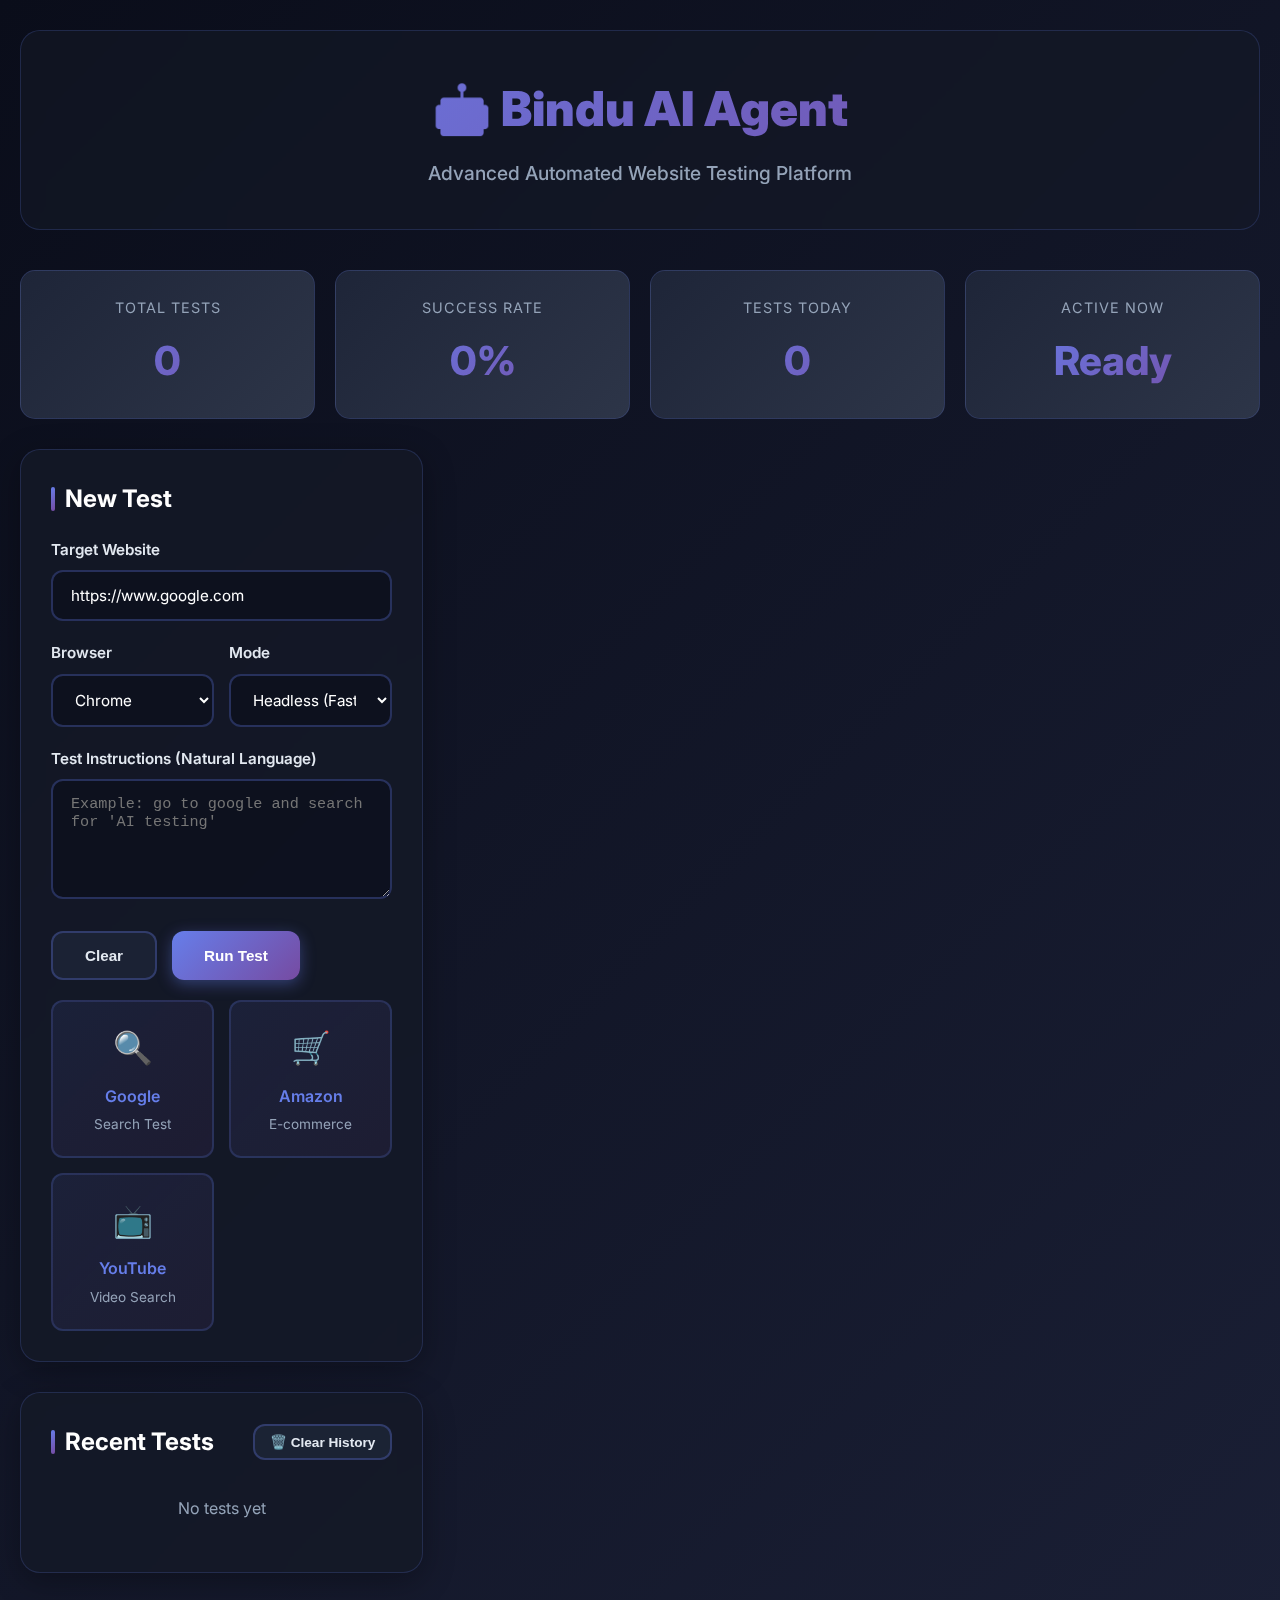
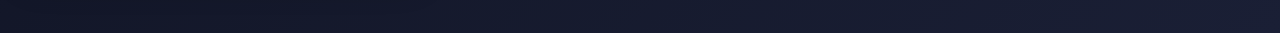
<file: templates/dashboard_advanced.html>
<!DOCTYPE html>
<html lang="en">
<head>
    <meta charset="UTF-8">
    <meta name="viewport" content="width=device-width, initial-scale=1.0">
    <title>auto QA agent - Advanced Testing Dashboard</title>
    <link href="https://fonts.googleapis.com/css2?family=Inter:wght@300;400;500;600;700;800&display=swap" rel="stylesheet">
    <style>
        * {
            margin: 0;
            padding: 0;
            box-sizing: border-box;
        }

        body {
            font-family: 'Inter', -apple-system, BlinkMacSystemFont, sans-serif;
            background: linear-gradient(135deg, #0a0d1a 0%, #1a1f35 100%);
            color: #ffffff;
            line-height: 1.6;
            min-height: 100vh;
        }

        /* Animated Background */
        .bg-animation {
            position: fixed;
            top: 0;
            left: 0;
            width: 100%;
            height: 100%;
            z-index: -1;
            opacity: 0.3;
        }

        .container {
            max-width: 1600px;
            margin: 0 auto;
            padding: 30px 20px;
        }

        /* Header */
        .header {
            text-align: center;
            margin-bottom: 40px;
            padding: 40px 20px;
            background: rgba(20, 25, 39, 0.6);
            backdrop-filter: blur(10px);
            border-radius: 20px;
            border: 1px solid rgba(102, 126, 234, 0.2);
        }

        .header h1 {
            font-size: 3rem;
            font-weight: 900;
            background: linear-gradient(135deg, #667eea 0%, #764ba2 100%);
            -webkit-background-clip: text;
            -webkit-text-fill-color: transparent;
            margin-bottom: 10px;
            animation: glow 2s ease-in-out infinite alternate;
        }

        @keyframes glow {
            from { filter: drop-shadow(0 0 20px rgba(102, 126, 234, 0.5)); }
            to { filter: drop-shadow(0 0 40px rgba(118, 75, 162, 0.8)); }
        }

        .header p {
            color: #94a3b8;
            font-size: 1.2rem;
            font-weight: 500;
        }

        /* Stats Bar */
        .stats-bar {
            display: grid;
            grid-template-columns: repeat(auto-fit, minmax(200px, 1fr));
            gap: 20px;
            margin-bottom: 30px;
        }

        .stat-box {
            background: linear-gradient(135deg, #1e2538 0%, #2d3548 100%);
            padding: 25px;
            border-radius: 15px;
            text-align: center;
            border: 1px solid rgba(102, 126, 234, 0.2);
            transition: all 0.3s;
        }

        .stat-box:hover {
            transform: translateY(-5px);
            box-shadow: 0 10px 30px rgba(102, 126, 234, 0.3);
        }

        .stat-label {
            color: #94a3b8;
            font-size: 0.9rem;
            text-transform: uppercase;
            letter-spacing: 1px;
            margin-bottom: 10px;
        }

        .stat-value {
            font-size: 2.5rem;
            font-weight: 800;
            background: linear-gradient(135deg, #667eea, #764ba2);
            -webkit-background-clip: text;
            -webkit-text-fill-color: transparent;
        }

        /* Main Grid */
        .main-grid {
            display: grid;
            grid-template-columns: 1fr 2fr;
            gap: 30px;
            margin-bottom: 30px;
        }

        /* Card Styles */
        .card {
            background: rgba(20, 25, 39, 0.8);
            backdrop-filter: blur(10px);
            border-radius: 20px;
            padding: 30px;
            border: 1px solid rgba(102, 126, 234, 0.2);
            box-shadow: 0 8px 32px rgba(0, 0, 0, 0.3);
        }

        .card-title {
            font-size: 1.5rem;
            font-weight: 700;
            margin-bottom: 20px;
            color: #fff;
            display: flex;
            align-items: center;
            gap: 10px;
        }

        .card-title::before {
            content: '';
            width: 4px;
            height: 24px;
            background: linear-gradient(135deg, #667eea, #764ba2);
            border-radius: 2px;
        }

        /* Form Styles */
        .form-group {
            margin-bottom: 20px;
        }

        .form-label {
            display: block;
            font-weight: 600;
            margin-bottom: 8px;
            color: #e2e8f0;
            font-size: 0.95rem;
        }

        .form-input, .form-select, .form-textarea {
            width: 100%;
            padding: 14px 18px;
            background: rgba(10, 13, 26, 0.6);
            border: 2px solid rgba(102, 126, 234, 0.3);
            border-radius: 12px;
            color: #fff;
            font-size: 0.95rem;
            font-family: inherit;
            transition: all 0.3s;
        }

        .form-input:focus, .form-select:focus, .form-textarea:focus {
            outline: none;
            border-color: #667eea;
            background: rgba(10, 13, 26, 0.8);
            box-shadow: 0 0 0 4px rgba(102, 126, 234, 0.1);
        }

        .form-textarea {
            min-height: 120px;
            resize: vertical;
            font-family: 'Consolas', 'Monaco', monospace;
        }

        .form-row {
            display: grid;
            grid-template-columns: 1fr 1fr;
            gap: 15px;
        }

        /* Buttons */
        .btn {
            padding: 14px 32px;
            border-radius: 12px;
            font-weight: 600;
            font-size: 0.95rem;
            cursor: pointer;
            border: none;
            transition: all 0.3s;
            display: inline-flex;
            align-items: center;
            justify-content: center;
            gap: 10px;
        }

        .btn-primary {
            background: linear-gradient(135deg, #667eea, #764ba2);
            color: white;
            box-shadow: 0 4px 15px rgba(102, 126, 234, 0.4);
        }

        .btn-primary:hover {
            transform: translateY(-3px);
            box-shadow: 0 8px 25px rgba(102, 126, 234, 0.6);
        }

        .btn-primary:disabled {
            opacity: 0.5;
            cursor: not-allowed;
            transform: none;
        }

        .btn-secondary {
            background: rgba(30, 37, 56, 0.8);
            color: #e2e8f0;
            border: 2px solid rgba(102, 126, 234, 0.3);
        }

        .btn-secondary:hover {
            background: rgba(102, 126, 234, 0.2);
            border-color: #667eea;
        }

        .form-actions {
            display: flex;
            gap: 15px;
            margin-top: 25px;
        }

        /* Quick Actions */
        .quick-actions {
            display: grid;
            grid-template-columns: repeat(auto-fit, minmax(150px, 1fr));
            gap: 15px;
            margin-top: 20px;
        }

        .quick-action {
            background: linear-gradient(135deg, rgba(102, 126, 234, 0.1), rgba(118, 75, 162, 0.1));
            padding: 20px;
            border-radius: 12px;
            cursor: pointer;
            border: 2px solid rgba(102, 126, 234, 0.2);
            transition: all 0.3s;
            text-align: center;
        }

        .quick-action:hover {
            transform: translateY(-5px);
            border-color: #667eea;
            box-shadow: 0 8px 20px rgba(102, 126, 234, 0.3);
        }

        .quick-action-icon {
            font-size: 2rem;
            margin-bottom: 10px;
        }

        .quick-action-title {
            font-weight: 600;
            color: #667eea;
            margin-bottom: 5px;
        }

        .quick-action-desc {
            font-size: 0.85rem;
            color: #94a3b8;
        }

        /* Test History */
        .history-list {
            max-height: 400px;
            overflow-y: auto;
        }

        .history-item {
            background: rgba(30, 37, 56, 0.6);
            padding: 15px;
            border-radius: 10px;
            margin-bottom: 10px;
            border-left: 4px solid #667eea;
            cursor: pointer;
            transition: all 0.3s;
        }

        .history-item:hover {
            background: rgba(102, 126, 234, 0.2);
            transform: translateX(5px);
        }

        .history-item.success {
            border-left-color: #10b981;
        }

        .history-item.failed {
            border-left-color: #ef4444;
        }

        .history-time {
            font-size: 0.8rem;
            color: #94a3b8;
        }

        .history-url {
            font-weight: 600;
            color: #e2e8f0;
            margin: 5px 0;
        }

        .history-result {
            font-size: 0.85rem;
            color: #94a3b8;
        }

        /* Results Section */
        .results {
            display: none;
        }

        .results.show {
            display: block;
        }

        .results-grid {
            display: grid;
            grid-template-columns: repeat(auto-fit, minmax(200px, 1fr));
            gap: 20px;
            margin-bottom: 30px;
        }

        .result-card {
            background: linear-gradient(135deg, #1e2538, #2d3548);
            border: 2px solid rgba(102, 126, 234, 0.3);
            border-radius: 15px;
            padding: 25px;
            text-align: center;
            transition: all 0.3s;
        }

        .result-card.success {
            border-color: #10b981;
            background: linear-gradient(135deg, rgba(16, 185, 129, 0.1), rgba(16, 185, 129, 0.05));
        }

        .result-card.error {
            border-color: #ef4444;
            background: linear-gradient(135deg, rgba(239, 68, 68, 0.1), rgba(239, 68, 68, 0.05));
        }

        .result-label {
            font-size: 0.85rem;
            color: #94a3b8;
            text-transform: uppercase;
            letter-spacing: 0.5px;
            margin-bottom: 10px;
        }

        #codeContent {
            transition: max-height 0.4s ease;
            overflow: hidden;
        }

        #codeSection pre {
            scrollbar-width: thin;
            scrollbar-color: #667eea #0a0d1a;
        }

        #codeSection pre::-webkit-scrollbar {
            width: 8px;
        }

        #codeSection pre::-webkit-scrollbar-track {
            background: #0a0d1a;
        }

        #codeSection pre::-webkit-scrollbar-thumb {
            background: #667eea;
            border-radius: 4px;
        }

        #codeSection pre::-webkit-scrollbar-thumb:hover {
            background: #7c8ef6;
        }

        .result-value {
            font-size: 3rem;
            font-weight: 800;
            color: #fff;
        }

        .result-card.success .result-value {
            color: #10b981;
        }

        .result-card.error .result-value {
            color: #ef4444;
        }

        /* Loading */
        .loading {
            display: none;
            text-align: center;
            padding: 80px 20px;
        }

        .loading.show {
            display: block;
        }

        .spinner {
            width: 80px;
            height: 80px;
            border: 6px solid rgba(102, 126, 234, 0.2);
            border-top-color: #667eea;
            border-radius: 50%;
            animation: spin 1s linear infinite;
            margin: 0 auto 30px;
        }

        @keyframes spin {
            to { transform: rotate(360deg); }
        }

        .loading-text {
            color: #94a3b8;
            font-size: 1.3rem;
            font-weight: 600;
        }

        /* Scrollbar */
        ::-webkit-scrollbar {
            width: 10px;
        }

        ::-webkit-scrollbar-track {
            background: rgba(10, 13, 26, 0.5);
        }

        ::-webkit-scrollbar-thumb {
            background: rgba(102, 126, 234, 0.5);
            border-radius: 5px;
        }

        ::-webkit-scrollbar-thumb:hover {
            background: rgba(102, 126, 234, 0.8);
        }

        @media (max-width: 1024px) {
            .main-grid {
                grid-template-columns: 1fr;
            }
        }

        @media (max-width: 768px) {
            .header h1 {
                font-size: 2rem;
            }

            .form-row {
                grid-template-columns: 1fr;
            }
        }
    </style>
</head>
<body>
    <div class="bg-animation"></div>
    
    <div class="container">
        <!-- Header -->
        <div class="header">
            <h1>🤖 Bindu AI Agent</h1>
            <p>Advanced Automated Website Testing Platform</p>
        </div>

        <!-- Stats Bar -->
        <div class="stats-bar">
            <div class="stat-box">
                <div class="stat-label">Total Tests</div>
                <div class="stat-value" id="totalTests">0</div>
            </div>
            <div class="stat-box">
                <div class="stat-label">Success Rate</div>
                <div class="stat-value" id="avgSuccess">0%</div>
            </div>
            <div class="stat-box">
                <div class="stat-label">Tests Today</div>
                <div class="stat-value" id="testsToday">0</div>
            </div>
            <div class="stat-box">
                <div class="stat-label">Active Now</div>
                <div class="stat-value" id="activeStatus">Ready</div>
            </div>
        </div>

        <!-- Main Grid -->
        <div class="main-grid" id="mainGrid">
            <!-- Left Column - Test Form & History -->
            <div>
                <!-- Test Form Card -->
                <div class="card" id="testFormCard">
                    <h2 class="card-title">New Test</h2>
                    
                    <form id="testForm">
                        <div class="form-group">
                            <label class="form-label">Target Website</label>
                            <input 
                                type="text" 
                                id="url" 
                                class="form-input" 
                                placeholder="https://www.google.com"
                                value="https://www.google.com"
                                required
                            />
                        </div>

                        <div class="form-row">
                            <div class="form-group">
                                <label class="form-label">Browser</label>
                                <select id="browser" class="form-select">
                                    <option value="chromium">Chrome</option>
                                    <option value="firefox">Firefox</option>
                                    <option value="webkit">Safari</option>
                                </select>
                            </div>

                            <div class="form-group">
                                <label class="form-label">Mode</label>
                                <select id="mode" class="form-select">
                                    <option value="headless">Headless (Fast)</option>
                                    <option value="visible">Visible (Watch)</option>
                                </select>
                            </div>
                        </div>

                        <div class="form-group">
                            <label class="form-label">Test Instructions (Natural Language)</label>
                            <textarea 
                                id="instruction" 
                                class="form-textarea" 
                                placeholder="Example: go to google and search for 'AI testing'"
                                required
                            ></textarea>
                        </div>

                        <div class="form-actions">
                            <button type="button" class="btn btn-secondary" onclick="clearForm()">Clear</button>
                            <button type="submit" class="btn btn-primary" id="runBtn">
                                <span>Run Test</span>
                            </button>
                        </div>
                    </form>

                    <!-- Quick Actions -->
                    <div class="quick-actions">
                        <div class="quick-action" onclick="loadQuick('google')">
                            <div class="quick-action-icon">🔍</div>
                            <div class="quick-action-title">Google</div>
                            <div class="quick-action-desc">Search Test</div>
                        </div>
                        <div class="quick-action" onclick="loadQuick('amazon')">
                            <div class="quick-action-icon">🛒</div>
                            <div class="quick-action-title">Amazon</div>
                            <div class="quick-action-desc">E-commerce</div>
                        </div>
                        <div class="quick-action" onclick="loadQuick('youtube')">
                            <div class="quick-action-icon">📺</div>
                            <div class="quick-action-title">YouTube</div>
                            <div class="quick-action-desc">Video Search</div>
                        </div>
                    </div>
                </div>

                <!-- Test History Card -->
                <div class="card" style="margin-top: 30px;">
                    <div style="display: flex; justify-content: space-between; align-items: center; margin-bottom: 15px;">
                        <h2 class="card-title" style="margin: 0;">Recent Tests</h2>
                        <button class="btn btn-secondary" onclick="clearHistory()" style="padding: 8px 15px; font-size: 0.85rem;">
                            🗑️ Clear History
                        </button>
                    </div>
                    <div class="history-list" id="historyList">
                        <p style="color: #94a3b8; text-align: center; padding: 20px;">No tests yet</p>
                    </div>
                </div>
            </div>

            <!-- Right Column - Results -->
            <div>
                <!-- Loading -->
                <div id="loading" class="loading card">
                    <div class="spinner"></div>
                    <div class="loading-text" id="loadingText">AI Agent is working...</div>
                </div>

                <!-- Results -->
                <div id="results" class="results">
                    <button class="btn btn-secondary" onclick="showForm()" style="margin-bottom: 20px;">← New Test</button>
                    
                    <div class="card">
                        <h2 class="card-title">Test Results</h2>
                        
                        <div class="results-grid" id="resultsGrid">
                            <!-- Results will be inserted here -->
                        </div>

                        <div id="testDetails" style="margin-top: 30px;">
                            <!-- Details will be inserted here -->
                        </div>

                        <!-- Generated Code Section -->
                        <div id="codeSection" style="margin-top: 30px; display: none;">
                            <div style="background: rgba(30, 37, 56, 0.8); border-radius: 12px; overflow: hidden; border: 2px solid rgba(102, 126, 234, 0.3);">
                                <div style="display: flex; justify-content: space-between; align-items: center; padding: 15px 20px; background: rgba(102, 126, 234, 0.1); border-bottom: 1px solid rgba(102, 126, 234, 0.2); cursor: pointer;" onclick="toggleCode()">
                                    <h3 style="margin: 0; color: #667eea; font-size: 1.1rem;">
                                        <span id="codeToggleIcon">▼</span> Generated Playwright Code
                                    </h3>
                                    <button class="btn btn-secondary" onclick="event.stopPropagation(); copyCode()" style="padding: 8px 15px; font-size: 0.9rem;">
                                        📋 Copy
                                    </button>
                                </div>
                                <div id="codeContent" style="max-height: 400px; overflow-y: auto;">
                                    <pre id="generatedCode" style="margin: 0; padding: 20px; background: #0a0d1a; color: #e2e8f0; font-family: 'Courier New', monospace; font-size: 0.9rem; line-height: 1.6; white-space: pre-wrap; word-wrap: break-word;"></pre>
                                </div>
                            </div>
                        </div>

                        <div style="margin-top: 30px; display: flex; gap: 10px; flex-wrap: wrap;">
                            <button class="btn btn-secondary" onclick="downloadReport('json')" title="Download as JSON">
                                📥 Download JSON
                            </button>
                            <button class="btn btn-secondary" onclick="downloadReport('pdf')" title="Download as PDF">
                                📄 Download PDF
                            </button>
                        </div>
                    </div>
                </div>
            </div>
        </div>
    </div>

    <script>
        let currentResult = null;
        let testHistory = JSON.parse(localStorage.getItem('testHistory') || '[]');

        // Quick actions
        const quickTests = {
            google: {
                url: 'https://www.google.com',
                instruction: 'go to google.com, wait 2 seconds, then search for "AI automation testing"'
            },
            amazon: {
                url: 'https://www.amazon.com',
                instruction: 'navigate to amazon.com and wait 3 seconds'
            },
            youtube: {
                url: 'https://www.youtube.com',
                instruction: 'go to youtube.com, wait 2 seconds, then search for "playwright tutorial"'
            }
        };

        function loadQuick(type) {
            const test = quickTests[type];
            document.getElementById('url').value = test.url;
            document.getElementById('instruction').value = test.instruction;
        }

        function clearForm() {
            document.getElementById('url').value = 'https://www.google.com';
            document.getElementById('instruction').value = '';
        }

        function showForm() {
            document.getElementById('results').classList.remove('show');
            document.getElementById('testFormCard').scrollIntoView({ behavior: 'smooth' });
        }

        // Update stats
        function updateStats() {
            const total = testHistory.length;
            const successful = testHistory.filter(t => t.success).length;
            const rate = total > 0 ? ((successful / total) * 100).toFixed(0) : 0;
            
            const today = new Date().toDateString();
            const todayTests = testHistory.filter(t => new Date(t.timestamp).toDateString() === today).length;

            document.getElementById('totalTests').textContent = total;
            document.getElementById('avgSuccess').textContent = rate + '%';
            document.getElementById('testsToday').textContent = todayTests;
        }

        // Render history
        function renderHistory() {
            const list = document.getElementById('historyList');
            if (testHistory.length === 0) {
                list.innerHTML = '<p style="color: #94a3b8; text-align: center; padding: 20px;">No tests yet</p>';
                return;
            }

            list.innerHTML = testHistory.slice(-10).reverse().map(test => `
                <div class="history-item ${test.success ? 'success' : 'failed'}" onclick='loadHistoryTest(${JSON.stringify(test).replace(/'/g, "&apos;")})'>
                    <div class="history-time">${new Date(test.timestamp).toLocaleString()}</div>
                    <div class="history-url">${test.url}</div>
                    <div class="history-result">${test.passed || 0} passed, ${test.failed || 0} failed - ${test.rate || 0}%</div>
                </div>
            `).join('');
        }

        function loadHistoryTest(test) {
            currentResult = test;
            displayResults(test);
        }

        function clearHistory() {
            if (confirm('Are you sure you want to clear all test history? This action cannot be undone.')) {
                testHistory = [];
                localStorage.setItem('testHistory', JSON.stringify(testHistory));
                renderHistory();
                updateStats();
                alert('Test history cleared successfully!');
            }
        }

        // Form submission
        document.getElementById('testForm').addEventListener('submit', async (e) => {
            e.preventDefault();

            const url = document.getElementById('url').value;
            const instruction = document.getElementById('instruction').value;
            const browser = document.getElementById('browser').value;
            const mode = document.getElementById('mode').value;

            document.getElementById('testFormCard').style.display = 'none';
            document.getElementById('loading').classList.add('show');
            document.getElementById('activeStatus').textContent = 'Running';

            const runBtn = document.getElementById('runBtn');
            runBtn.disabled = true;

            try {
                const response = await fetch('/api/test', {
                    method: 'POST',
                    headers: {'Content-Type': 'application/json'},
                    body: JSON.stringify({
                        url: url,
                        instruction: instruction,
                        browser: browser,
                        headless: mode === 'headless'
                    })
                });

                const result = await response.json();
                document.getElementById('loading').classList.remove('show');
                document.getElementById('activeStatus').textContent = 'Ready';

                if (result.success) {
                    // Save to history
                    testHistory.push({
                        timestamp: new Date().toISOString(),
                        url: url,
                        instruction: instruction,
                        success: result.success,
                        passed: result.passed,
                        failed: result.failed,
                        rate: result.success_rate,
                        ...result
                    });
                    localStorage.setItem('testHistory', JSON.stringify(testHistory));
                    
                    currentResult = result;
                    displayResults(result);
                    updateStats();
                    renderHistory();
                } else {
                    alert('Test failed: ' + result.error);
                    document.getElementById('testFormCard').style.display = 'block';
                }
            } catch (error) {
                document.getElementById('loading').classList.remove('show');
                document.getElementById('activeStatus').textContent = 'Error';
                alert('Error: ' + error.message);
                document.getElementById('testFormCard').style.display = 'block';
            } finally {
                runBtn.disabled = false;
            }
        });

        function displayResults(data) {
            currentResult = data;
            
            const total = data.total_steps || 0;
            const passed = data.passed || 0;
            const failed = data.failed || 0;
            const rate = data.success_rate || 0;

            // Update metrics with better status indication
            const statusEmoji = failed > 0 ? '❌' : (passed > 0 ? '✅' : '⏳');
            const statusText = failed > 0 ? 'FAILED' : (passed > 0 ? 'PASSED' : 'PENDING');
            const statusColor = failed > 0 ? '#ef4444' : (passed > 0 ? '#10b981' : '#94a3b8');

            document.getElementById('resultsGrid').innerHTML = `
                <div class="result-card" style="border: 2px solid ${statusColor};">
                    <div class="result-label">Status</div>
                    <div class="result-value" style="color: ${statusColor}; font-size: 1.8rem;">${statusEmoji} ${statusText}</div>
                </div>
                <div class="result-card">
                    <div class="result-label">Total Steps</div>
                    <div class="result-value">${total}</div>
                </div>
                <div class="result-card success" style="border: 2px solid #10b981;">
                    <div class="result-label">Passed</div>
                    <div class="result-value" style="color: #10b981;">${passed}</div>
                </div>
                <div class="result-card error" style="border: 2px solid #ef4444;">
                    <div class="result-label">Failed</div>
                    <div class="result-value" style="color: #ef4444;">${failed}</div>
                </div>
            `;

            let detailsHTML = '';
            
            // Execution Status Summary
            if (total > 0) {
                const overallStatus = failed > 0 ? 'FAILED' : 'PASSED';
                const overallColor = failed > 0 ? '#ef4444' : '#10b981';
                const overallBg = failed > 0 ? 'rgba(239, 68, 68, 0.1)' : 'rgba(16, 185, 129, 0.1)';
                
                detailsHTML += `
                    <div style="background: ${overallBg}; padding: 20px; border-radius: 12px; margin-bottom: 25px; border: 3px solid ${overallColor};">
                        <div style="display: flex; align-items: center; gap: 15px;">
                            <div style="font-size: 3rem;">${failed > 0 ? '❌' : '✅'}</div>
                            <div>
                                <h2 style="margin: 0; color: ${overallColor}; font-size: 1.8rem;">Test ${overallStatus}</h2>
                                <p style="margin: 5px 0 0 0; color: #94a3b8; font-size: 1rem;">
                                    ${passed} of ${total} steps completed successfully (${rate.toFixed(1)}% success rate)
                                </p>
                            </div>
                        </div>
                    </div>
                `;
            }
            
            // Show test steps with status indicators
            if (data.actions && data.actions.length > 0) {
                detailsHTML += '<div style="background: rgba(30, 37, 56, 0.6); padding: 20px; border-radius: 12px; margin-bottom: 25px; border: 2px solid rgba(102, 126, 234, 0.3);">';
                detailsHTML += '<h3 style="margin-bottom: 15px; color: #667eea; font-size: 1.3rem;">📋 Test Steps Breakdown</h3>';
                
                data.actions.forEach((action, idx) => {
                    const stepNum = idx + 1;
                    const icons = {
                        'navigate': '🌐', 'search': '🔍', 'click': '👆',
                        'fill': '✏️', 'wait': '⏱️'
                    };
                    const icon = icons[action.type] || '▶️';
                    
                    // Check if this step passed or failed
                    const passedTest = data.passed_tests && data.passed_tests.find(t => t.step === stepNum);
                    const failedTest = data.failed_tests && data.failed_tests.find(t => t.step === stepNum);
                    
                    let statusBadge = '';
                    let borderColor = 'rgba(102, 126, 234, 0.5)';
                    let bgColor = 'rgba(10, 13, 26, 0.6)';
                    
                    if (passedTest) {
                        statusBadge = '<span style="background: #10b981; color: white; padding: 4px 12px; border-radius: 20px; font-size: 0.85rem; font-weight: 600; margin-left: 10px;">✓ PASSED</span>';
                        borderColor = '#10b981';
                        bgColor = 'rgba(16, 185, 129, 0.05)';
                    } else if (failedTest) {
                        statusBadge = '<span style="background: #ef4444; color: white; padding: 4px 12px; border-radius: 20px; font-size: 0.85rem; font-weight: 600; margin-left: 10px;">✗ FAILED</span>';
                        borderColor = '#ef4444';
                        bgColor = 'rgba(239, 68, 68, 0.05)';
                    }
                    
                    // Check for screenshot
                    const screenshot = (passedTest && passedTest.screenshot) || (failedTest && failedTest.screenshot);
                    
                    detailsHTML += `
                        <div style="padding: 15px; margin: 10px 0; background: ${bgColor}; border-left: 4px solid ${borderColor}; border-radius: 8px; box-shadow: 0 2px 8px rgba(0,0,0,0.2);">
                            <div style="display: flex; align-items: center; justify-content: space-between;">
                                <div style="color: #e2e8f0; font-weight: 600; font-size: 1.05rem;">
                                    ${icon} Step ${stepNum}: ${action.type.toUpperCase()}
                                </div>
                                ${statusBadge}
                            </div>
                            <div style="color: #94a3b8; font-size: 0.95rem; margin-top: 8px; padding-left: 5px;">
                                ${action.description || ''}
                            </div>
                            ${screenshot ? `
                                <div style="margin-top: 12px;">
                                    <a href="/${screenshot}" target="_blank" style="display: inline-block; padding: 8px 15px; background: rgba(102, 126, 234, 0.2); color: #667eea; border-radius: 6px; text-decoration: none; font-size: 0.9rem; border: 1px solid rgba(102, 126, 234, 0.3); transition: all 0.3s;">
                                        📸 View Screenshot
                                    </a>
                                </div>
                            ` : ''}
                            ${failedTest && failedTest.error ? `
                                <div style="margin-top: 12px; padding: 12px; background: rgba(239, 68, 68, 0.15); border-radius: 6px; border-left: 3px solid #ef4444;">
                                    <div style="color: #ef4444; font-weight: 600; font-size: 0.9rem; margin-bottom: 5px;">❌ Error Details:</div>
                                    <div style="color: #fca5a5; font-size: 0.85rem; font-family: 'Courier New', monospace;">${failedTest.error}</div>
                                </div>
                            ` : ''}
                        </div>
                    `;
                });
                detailsHTML += '</div>';
            }

            document.getElementById('testDetails').innerHTML = detailsHTML;
            
            // Show generated code section
            if (data.generated_code) {
                document.getElementById('generatedCode').textContent = data.generated_code;
                document.getElementById('codeSection').style.display = 'block';
            }
            
            document.getElementById('results').classList.add('show');
        }

        function toggleCode() {
            const content = document.getElementById('codeContent');
            const icon = document.getElementById('codeToggleIcon');
            if (content.style.maxHeight === '0px' || content.style.maxHeight === '') {
                content.style.maxHeight = '400px';
                icon.textContent = '▼';
            } else {
                content.style.maxHeight = '0px';
                icon.textContent = '▶';
            }
        }

        function downloadReport(format = 'json') {
            if (!currentResult) {
                alert('No test results to download!');
                return;
            }
            
            if (format === 'json') {
                const blob = new Blob([JSON.stringify(currentResult, null, 2)], {type: 'application/json'});
                const url = URL.createObjectURL(blob);
                const a = document.createElement('a');
                a.href = url;
                a.download = `test-report-${Date.now()}.json`;
                document.body.appendChild(a);
                a.click();
                document.body.removeChild(a);
                URL.revokeObjectURL(url);
            } else if (format === 'pdf') {
                fetch('/api/export/pdf', {
                    method: 'POST',
                    headers: {
                        'Content-Type': 'application/json'
                    },
                    body: JSON.stringify(currentResult)
                })
                .then(response => {
                    if (!response.ok) throw new Error('Export failed');
                    return response.blob();
                })
                .then(blob => {
                    const url = URL.createObjectURL(blob);
                    const a = document.createElement('a');
                    a.href = url;
                    a.download = `test-report-${Date.now()}.pdf`;
                    document.body.appendChild(a);
                    a.click();
                    document.body.removeChild(a);
                    URL.revokeObjectURL(url);
                })
                .catch(error => {
                    console.error('PDF export error:', error);
                    alert('Failed to export PDF: ' + error.message);
                });
            }
        }

        function copyCode() {
            if (!currentResult || !currentResult.generated_code) {
                alert('No code to copy!');
                return;
            }
            navigator.clipboard.writeText(currentResult.generated_code).then(() => {
                const btn = event.target;
                const originalText = btn.innerHTML;
                btn.innerHTML = '✓ Copied!';
                btn.style.background = '#10b981';
                setTimeout(() => {
                    btn.innerHTML = originalText;
                    btn.style.background = '';
                }, 2000);
            }).catch(err => {
                alert('Failed to copy code: ' + err);
            });
        }

        // Initialize
        updateStats();
        renderHistory();
    </script>
</body>
</html>
</file>
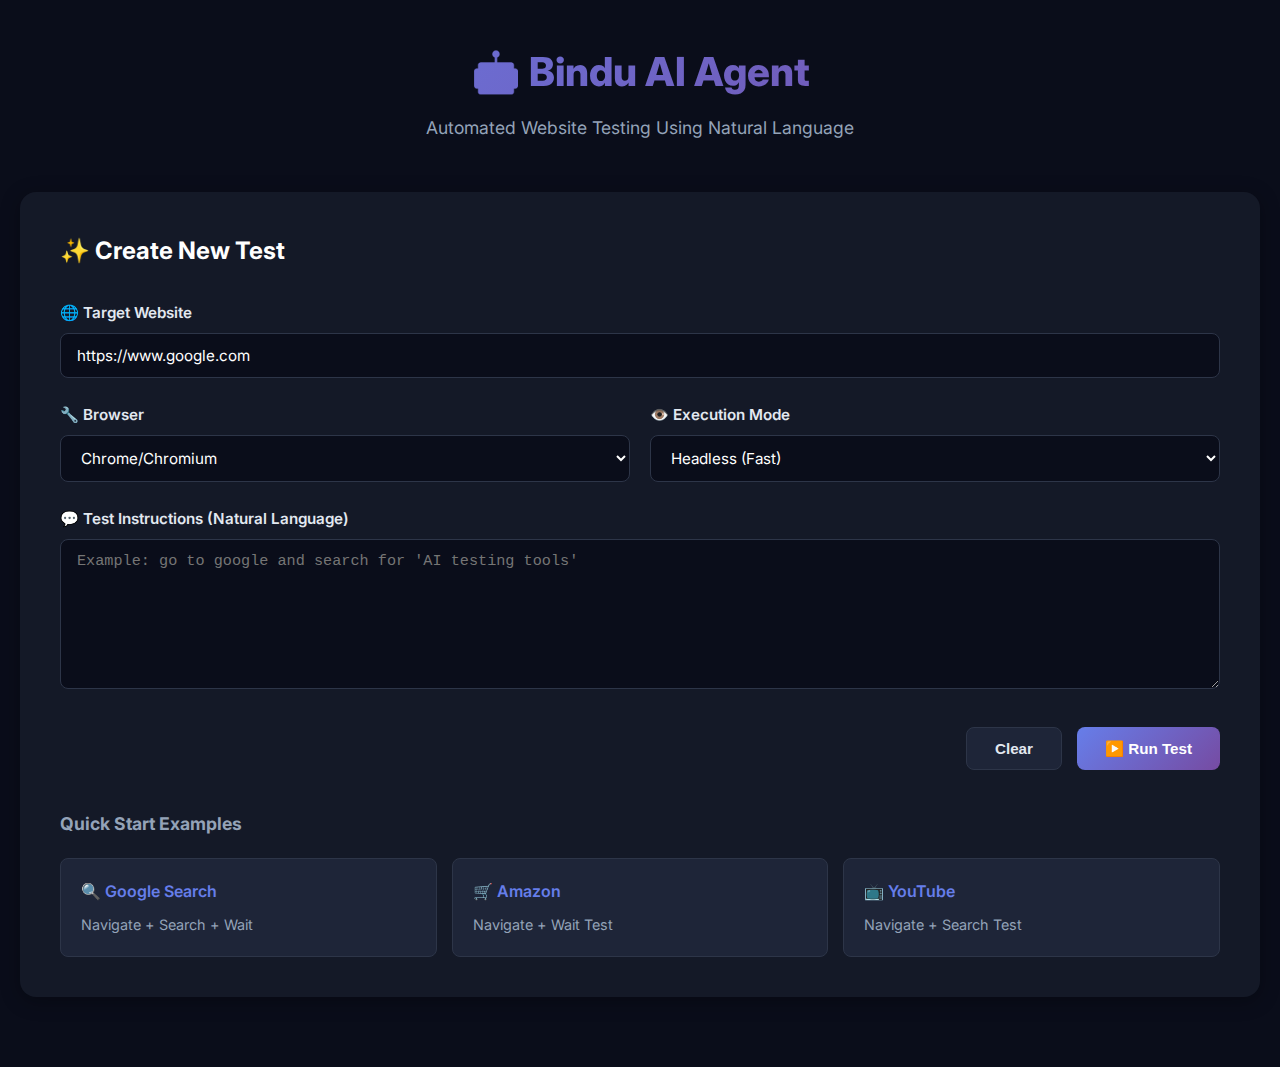
<file: templates/dashboard_clean.html>
<!DOCTYPE html>
<html lang="en">
<head>
    <meta charset="UTF-8">
    <meta name="viewport" content="width=device-width, initial-scale=1.0">
    <title>auto QA agent - Testing Dashboard</title>
    <link href="https://fonts.googleapis.com/css2?family=Inter:wght@300;400;500;600;700;800&display=swap" rel="stylesheet">
    <style>
        * {
            margin: 0;
            padding: 0;
            box-sizing: border-box;
        }

        body {
            font-family: 'Inter', -apple-system, BlinkMacSystemFont, sans-serif;
            background: #0a0d1a;
            color: #ffffff;
            line-height: 1.6;
        }

        .container {
            max-width: 1400px;
            margin: 0 auto;
            padding: 40px 20px;
        }

        /* Header */
        .header {
            text-align: center;
            margin-bottom: 50px;
        }

        .header h1 {
            font-size: 2.5rem;
            font-weight: 800;
            background: linear-gradient(135deg, #667eea 0%, #764ba2 100%);
            -webkit-background-clip: text;
            -webkit-text-fill-color: transparent;
            margin-bottom: 10px;
        }

        .header p {
            color: #94a3b8;
            font-size: 1.1rem;
        }

        /* Main Card */
        .card {
            background: #141927;
            border-radius: 16px;
            padding: 40px;
            box-shadow: 0 4px 20px rgba(0, 0, 0, 0.3);
            margin-bottom: 30px;
        }

        .card-title {
            font-size: 1.5rem;
            font-weight: 700;
            margin-bottom: 30px;
            color: #fff;
        }

        /* Form Styles */
        .form-group {
            margin-bottom: 25px;
        }

        .form-label {
            display: block;
            font-weight: 600;
            margin-bottom: 8px;
            color: #e2e8f0;
            font-size: 0.95rem;
        }

        .form-input, .form-select, .form-textarea {
            width: 100%;
            padding: 12px 16px;
            background: #0a0d1a;
            border: 1px solid #2d3548;
            border-radius: 8px;
            color: #fff;
            font-size: 0.95rem;
            font-family: inherit;
            transition: all 0.3s;
        }

        .form-input:focus, .form-select:focus, .form-textarea:focus {
            outline: none;
            border-color: #667eea;
            box-shadow: 0 0 0 3px rgba(102, 126, 234, 0.1);
        }

        .form-textarea {
            min-height: 150px;
            resize: vertical;
            font-family: 'Consolas', 'Monaco', monospace;
        }

        .form-row {
            display: grid;
            grid-template-columns: 1fr 1fr;
            gap: 20px;
        }

        /* Buttons */
        .btn {
            padding: 12px 28px;
            border-radius: 8px;
            font-weight: 600;
            font-size: 0.95rem;
            cursor: pointer;
            border: none;
            transition: all 0.3s;
            display: inline-flex;
            align-items: center;
            gap: 8px;
        }

        .btn-primary {
            background: linear-gradient(135deg, #667eea, #764ba2);
            color: white;
        }

        .btn-primary:hover {
            transform: translateY(-2px);
            box-shadow: 0 6px 20px rgba(102, 126, 234, 0.4);
        }

        .btn-primary:disabled {
            opacity: 0.6;
            cursor: not-allowed;
            transform: none;
        }

        .btn-secondary {
            background: #1e2538;
            color: #e2e8f0;
            border: 1px solid #2d3548;
        }

        .btn-secondary:hover {
            background: #2d3548;
        }

        .form-actions {
            display: flex;
            gap: 15px;
            justify-content: flex-end;
            margin-top: 30px;
        }

        /* Results */
        .results {
            display: none;
        }

        .results.show {
            display: block;
        }

        .stats-grid {
            display: grid;
            grid-template-columns: repeat(auto-fit, minmax(200px, 1fr));
            gap: 20px;
            margin-bottom: 30px;
        }

        .stat-card {
            background: #0a0d1a;
            border: 2px solid #2d3548;
            border-radius: 12px;
            padding: 25px;
            text-align: center;
            transition: all 0.3s;
        }

        .stat-card:hover {
            transform: translateY(-3px);
            border-color: #667eea;
        }

        .stat-card.success {
            border-color: #10b981;
        }

        .stat-card.error {
            border-color: #ef4444;
        }

        .stat-label {
            font-size: 0.85rem;
            color: #94a3b8;
            text-transform: uppercase;
            letter-spacing: 0.5px;
            margin-bottom: 10px;
        }

        .stat-value {
            font-size: 2.5rem;
            font-weight: 800;
            color: #fff;
        }

        .stat-card.success .stat-value {
            color: #10b981;
        }

        .stat-card.error .stat-value {
            color: #ef4444;
        }

        /* Test Details */
        .test-details {
            margin-top: 30px;
        }

        .test-item {
            background: #0a0d1a;
            border-left: 4px solid #667eea;
            border-radius: 8px;
            padding: 20px;
            margin-bottom: 15px;
        }

        .test-item.passed {
            border-left-color: #10b981;
        }

        .test-item.failed {
            border-left-color: #ef4444;
        }

        .test-item-header {
            font-weight: 600;
            margin-bottom: 8px;
            color: #fff;
        }

        .test-item-desc {
            color: #94a3b8;
            font-size: 0.9rem;
        }

        .test-item-error {
            margin-top: 10px;
            padding: 10px;
            background: rgba(239, 68, 68, 0.1);
            border-radius: 6px;
            color: #ef4444;
            font-size: 0.9rem;
        }

        /* Loading */
        .loading {
            display: none;
            text-align: center;
            padding: 60px 20px;
        }

        .loading.show {
            display: block;
        }

        .spinner {
            width: 60px;
            height: 60px;
            border: 4px solid #2d3548;
            border-top-color: #667eea;
            border-radius: 50%;
            animation: spin 1s linear infinite;
            margin: 0 auto 20px;
        }

        @keyframes spin {
            to { transform: rotate(360deg); }
        }

        .loading-text {
            color: #94a3b8;
            font-size: 1.1rem;
        }

        /* Code Display */
        .code-section {
            margin-top: 30px;
        }

        .code-toggle {
            background: #1e2538;
            padding: 15px 20px;
            border-radius: 8px;
            cursor: pointer;
            display: flex;
            justify-content: space-between;
            align-items: center;
            margin-bottom: 15px;
        }

        .code-toggle:hover {
            background: #2d3548;
        }

        .code-content {
            display: none;
            background: #0a0d1a;
            padding: 20px;
            border-radius: 8px;
            overflow-x: auto;
        }

        .code-content.show {
            display: block;
        }

        .code-content pre {
            color: #94a3b8;
            font-family: 'Consolas', 'Monaco', monospace;
            font-size: 0.9rem;
            line-height: 1.6;
        }

        /* Examples */
        .examples {
            display: grid;
            grid-template-columns: repeat(auto-fit, minmax(250px, 1fr));
            gap: 15px;
            margin-top: 20px;
        }

        .example-card {
            background: #1e2538;
            padding: 20px;
            border-radius: 8px;
            cursor: pointer;
            transition: all 0.3s;
            border: 1px solid #2d3548;
        }

        .example-card:hover {
            transform: translateY(-3px);
            border-color: #667eea;
            box-shadow: 0 8px 20px rgba(102, 126, 234, 0.2);
        }

        .example-title {
            font-weight: 600;
            margin-bottom: 8px;
            color: #667eea;
        }

        .example-desc {
            font-size: 0.9rem;
            color: #94a3b8;
        }

        /* Back Button */
        .back-btn {
            margin-bottom: 20px;
        }

        @media (max-width: 768px) {
            .form-row {
                grid-template-columns: 1fr;
            }

            .header h1 {
                font-size: 2rem;
            }

            .stats-grid {
                grid-template-columns: 1fr;
            }
        }
    </style>
</head>
<body>
    <div class="container">
        <!-- Header -->
        <div class="header">
            <h1>🤖 Bindu AI Agent</h1>
            <p>Automated Website Testing Using Natural Language</p>
        </div>

        <!-- Test Form -->
        <div id="test-form-section" class="card">
            <h2 class="card-title">✨ Create New Test</h2>
            
            <form id="testForm">
                <div class="form-group">
                    <label class="form-label">🌐 Target Website</label>
                    <input 
                        type="text" 
                        id="url" 
                        class="form-input" 
                        placeholder="https://www.google.com"
                        value="https://www.google.com"
                        required
                    />
                </div>

                <div class="form-row">
                    <div class="form-group">
                        <label class="form-label">🔧 Browser</label>
                        <select id="browser" class="form-select">
                            <option value="chromium">Chrome/Chromium</option>
                            <option value="firefox">Firefox</option>
                            <option value="webkit">Safari/WebKit</option>
                        </select>
                    </div>

                    <div class="form-group">
                        <label class="form-label">👁️ Execution Mode</label>
                        <select id="mode" class="form-select">
                            <option value="headless">Headless (Fast)</option>
                            <option value="visible">Visible Browser (Watch)</option>
                        </select>
                    </div>
                </div>

                <div class="form-group">
                    <label class="form-label">💬 Test Instructions (Natural Language)</label>
                    <textarea 
                        id="instruction" 
                        class="form-textarea" 
                        placeholder="Example: go to google and search for 'AI testing tools'"
                        required
                    ></textarea>
                </div>

                <div class="form-actions">
                    <button type="button" class="btn btn-secondary" onclick="clearForm()">Clear</button>
                    <button type="submit" class="btn btn-primary" id="runBtn">
                        <span>▶️ Run Test</span>
                    </button>
                </div>
            </form>

            <!-- Quick Examples -->
            <div style="margin-top: 40px;">
                <h3 style="font-size: 1.1rem; margin-bottom: 15px; color: #94a3b8;">Quick Start Examples</h3>
                <div class="examples">
                    <div class="example-card" onclick="loadExample('google')">
                        <div class="example-title">🔍 Google Search</div>
                        <div class="example-desc">Navigate + Search + Wait</div>
                    </div>
                    <div class="example-card" onclick="loadExample('amazon')">
                        <div class="example-title">🛒 Amazon</div>
                        <div class="example-desc">Navigate + Wait Test</div>
                    </div>
                    <div class="example-card" onclick="loadExample('youtube')">
                        <div class="example-title">📺 YouTube</div>
                        <div class="example-desc">Navigate + Search Test</div>
                    </div>
                </div>
            </div>
        </div>

        <!-- Loading -->
        <div id="loading" class="loading card">
            <div class="spinner"></div>
            <div class="loading-text" id="loadingText">🤖 AI Agent is working...</div>
        </div>

        <!-- Results -->
        <div id="results" class="results">
            <button class="btn btn-secondary back-btn" onclick="showForm()">← New Test</button>
            
            <div class="card">
                <h2 class="card-title">📊 Test Results</h2>
                
                <div class="stats-grid" id="stats">
                    <!-- Stats will be inserted here -->
                </div>

                <div class="test-details" id="testDetails">
                    <!-- Test details will be inserted here -->
                </div>

                <div class="code-section">
                    <div class="code-toggle" onclick="toggleCode()">
                        <span style="font-weight: 600;">🔍 View Generated Code</span>
                        <span id="codeArrow">▼</span>
                    </div>
                    <div class="code-content" id="codeContent">
                        <pre id="generatedCode"></pre>
                    </div>
                </div>
            </div>
        </div>
    </div>

    <script>
        const examples = {
            google: {
                url: 'https://www.google.com',
                instruction: 'go to google.com, wait 2 seconds, then search for "AI automation testing"'
            },
            amazon: {
                url: 'https://www.amazon.com',
                instruction: 'navigate to amazon.com and wait 3 seconds'
            },
            youtube: {
                url: 'https://www.youtube.com',
                instruction: 'go to youtube.com, wait 2 seconds, then search for "playwright tutorial"'
            }
        };

        function loadExample(type) {
            const example = examples[type];
            document.getElementById('url').value = example.url;
            document.getElementById('instruction').value = example.instruction;
        }

        function clearForm() {
            document.getElementById('url').value = 'https://www.google.com';
            document.getElementById('instruction').value = '';
        }

        function showForm() {
            document.getElementById('results').classList.remove('show');
            document.getElementById('test-form-section').style.display = 'block';
        }

        function toggleCode() {
            const content = document.getElementById('codeContent');
            const arrow = document.getElementById('codeArrow');
            content.classList.toggle('show');
            arrow.textContent = content.classList.contains('show') ? '▲' : '▼';
        }

        document.getElementById('testForm').addEventListener('submit', async (e) => {
            e.preventDefault();

            const url = document.getElementById('url').value;
            const instruction = document.getElementById('instruction').value;
            const browser = document.getElementById('browser').value;
            const mode = document.getElementById('mode').value;

            // Hide form, show loading
            document.getElementById('test-form-section').style.display = 'none';
            document.getElementById('loading').classList.add('show');

            const runBtn = document.getElementById('runBtn');
            runBtn.disabled = true;

            try {
                const response = await fetch('/api/test', {
                    method: 'POST',
                    headers: {'Content-Type': 'application/json'},
                    body: JSON.stringify({
                        url: url,
                        instruction: instruction,
                        browser: browser,
                        headless: mode === 'headless'
                    })
                });

                const result = await response.json();

                // Hide loading
                document.getElementById('loading').classList.remove('show');

                if (result.success) {
                    displayResults(result.data);
                } else {
                    alert('Test failed: ' + result.error);
                    showForm();
                }
            } catch (error) {
                document.getElementById('loading').classList.remove('show');
                console.error('Fetch error:', error);
                alert('Error connecting to server: ' + error.message + '\n\nMake sure the server is running on http://localhost:5000');
                showForm();
            } finally {
                runBtn.disabled = false;
            }
        });

        function displayResults(data) {
            const total = data.total_steps || 0;
            const passed = data.passed || 0;
            const failed = data.failed || 0;
            const rate = data.success_rate || 0;

            // Stats
            document.getElementById('stats').innerHTML = `
                <div class="stat-card">
                    <div class="stat-label">Total Steps</div>
                    <div class="stat-value">${total}</div>
                </div>
                <div class="stat-card success">
                    <div class="stat-label">Passed</div>
                    <div class="stat-value">${passed}</div>
                </div>
                <div class="stat-card error">
                    <div class="stat-label">Failed</div>
                    <div class="stat-value">${failed}</div>
                </div>
                <div class="stat-card">
                    <div class="stat-label">Success Rate</div>
                    <div class="stat-value">${rate.toFixed(1)}%</div>
                </div>
            `;

            // Test Details - Show planned actions AND execution results
            let detailsHTML = '';
            
            // Show parsed actions first
            if (data.actions && data.actions.length > 0) {
                detailsHTML += '<div style="background: #1e2538; padding: 20px; border-radius: 12px; margin-bottom: 25px;">';
                detailsHTML += '<h3 style="margin-bottom: 15px; color: #667eea;">📋 Planned Test Steps</h3>';
                data.actions.forEach((action, idx) => {
                    const icons = {
                        'navigate': '🌐',
                        'search': '🔍',
                        'click': '👆',
                        'fill': '✏️',
                        'wait': '⏱️',
                        'assert_text': '✓',
                        'assert_url': '🔗'
                    };
                    const icon = icons[action.type] || '▶️';
                    const desc = action.description || action.target || action.value || '';
                    detailsHTML += `
                        <div style="padding: 10px; margin: 8px 0; background: #0a0d1a; border-left: 3px solid #667eea; border-radius: 6px;">
                            <div style="color: #e2e8f0; font-weight: 500;">${icon} Step ${idx + 1}: ${action.type.toUpperCase()}</div>
                            <div style="color: #94a3b8; font-size: 0.9rem; margin-top: 4px;">${desc}</div>
                        </div>
                    `;
                });
                detailsHTML += '</div>';
            }
            
            // Show execution results
            detailsHTML += '<h3 style="margin-bottom: 15px;">🎯 Execution Results</h3>';
            
            if (data.passed_tests && data.passed_tests.length > 0) {
                data.passed_tests.forEach(test => {
                    const actionText = test.action || 'unknown';
                    const desc = test.description || 'Completed successfully';
                    const value = test.value ? ` → "${test.value}"` : '';
                    detailsHTML += `
                        <div class="test-item passed">
                            <div class="test-item-header">✅ Step ${test.step}: ${actionText.toUpperCase()}${value}</div>
                            <div class="test-item-desc">${desc}</div>
                        </div>
                    `;
                });
            }

            if (data.failed_tests && data.failed_tests.length > 0) {
                data.failed_tests.forEach(test => {
                    detailsHTML += `
                        <div class="test-item failed">
                            <div class="test-item-header">❌ Step ${test.step}: ${test.action || 'Unknown'}</div>
                            <div class="test-item-desc">${test.description || 'Failed'}</div>
                            ${test.error ? `<div class="test-item-error">💥 Error: ${test.error}</div>` : ''}
                        </div>
                    `;
                });
            }

            document.getElementById('testDetails').innerHTML = detailsHTML;

            // Generated Code
            if (data.generated_code) {
                document.getElementById('generatedCode').textContent = data.generated_code;
            }

            // Show results
            document.getElementById('results').classList.add('show');
        }
    </script>
</body>
</html>
</file>
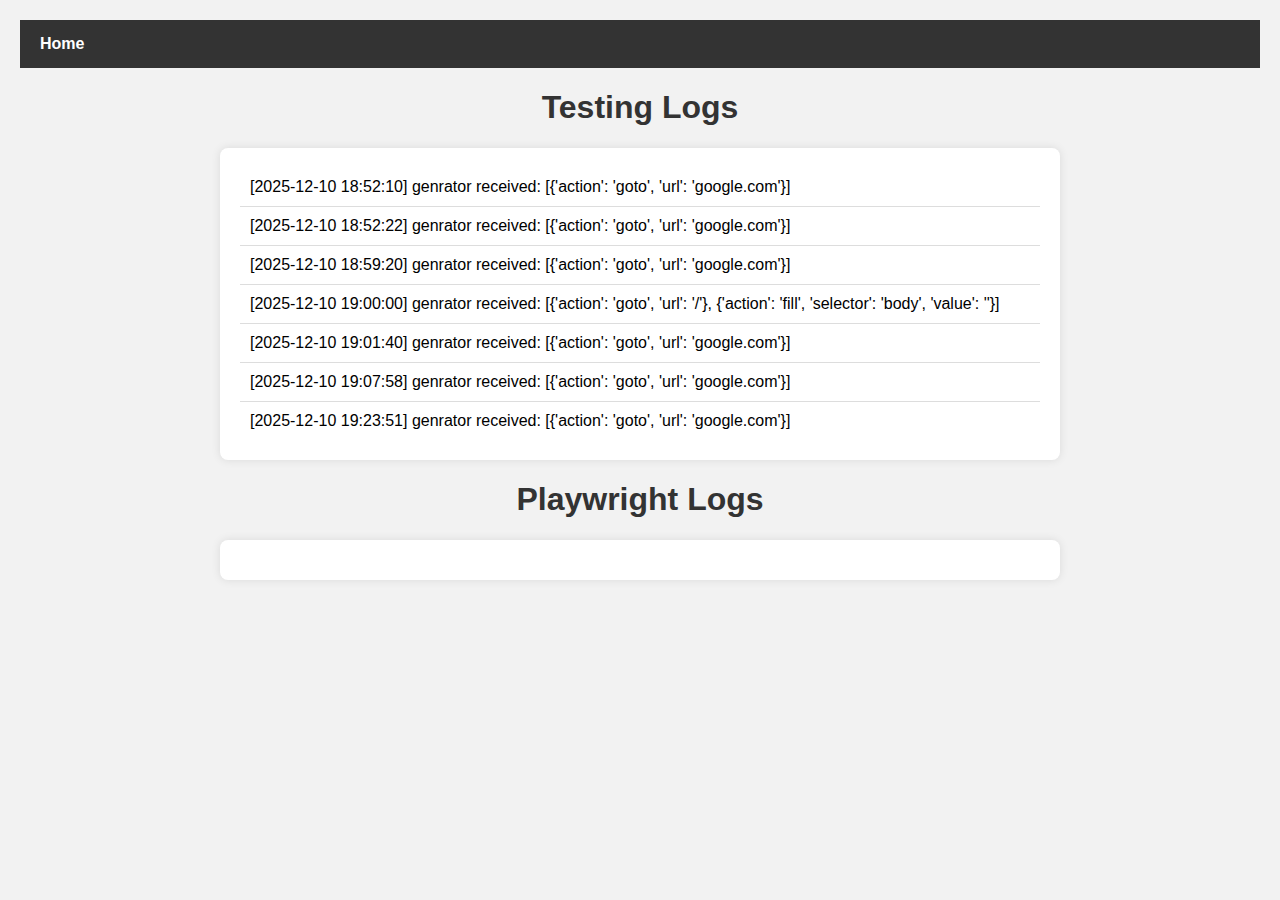
<file: templates/logs.html>
<!DOCTYPE html>
<html lang="en">

<head>
    <meta charset="UTF-8" />
    <meta name="viewport" content="width=device-width, initial-scale=1.0" />
    <title>Logs Viewer</title>
    <style>
        .page-transition {
            opacity: 0;
            transition: opacity 0.4s ease;
        }


        .page-transition.active {
            opacity: 1;
        }

        body {
            font-family: Arial, sans-serif;
            background: #f2f2f2;
            margin: 0;
            padding: 20px;
        }

        header {
            background: #333;
            color: #fff;
            padding: 15px 20px;
        }

        nav {
            display: flex;
            gap: 20px;
        }

        nav a {
            color: white;
            text-decoration: none;
            font-weight: bold;
        }

        nav a:hover {

            color: aqua;
            transform: scale(1.15);
            transition: 0.6s ease;
        }

        h1 {
            text-align: center;
            color: #333;
        }

        .log-container {
            background: #fff;
            padding: 20px;
            border-radius: 8px;
            box-shadow: 0 0 10px rgba(0, 0, 0, 0.1);
            max-width: 800px;
            margin: auto;
        }

        .log-container2 {
            background: #fff;
            padding: 20px;
            border-radius: 8px;
            box-shadow: 0 0 10px rgba(0, 0, 0, 0.1);
            max-width: 800px;
            margin: auto;
        }

        .log-entry {
            padding: 10px;
            border-bottom: 1px solid #ddd;
            white-space: pre-wrap;
            word-break: break-word;
        }

        .log-entry:last-child {
            border-bottom: none;
        }
    </style>
</head>

<body>
    <div id="page" class="page-transition">
        <header>
            <nav>
                <a href="/">Home</a>
            </nav>
        </header>
        <h1>Testing Logs</h1>
        <div class="log-container" id="logBox">
            Loading logs...
        </div>

        <h1>Playwright Logs</h1>
        <div class="log-container2" id="playwright">
        </div>
    </div>

    <script>
        async function loadLogs() {
            try {
                const response = await fetch('/logs/logs.json');
                const data = await response.json();

                const logBox = document.getElementById('logBox');
                logBox.innerHTML = '';


                if (!Array.isArray(data) || data.length === 0) {
                    logBox.innerHTML = '<p>No logs found.</p>';
                    return;
                }

                data.forEach(log => {
                    const div = document.createElement('div');
                    div.classList.add('log-entry');
                    div.textContent = `[${log.timestamp}] ${log.entry}`;
                    logBox.appendChild(div);
                });

            } catch (error) {
                console.error('Error loading logs:', error);
                document.getElementById('logBox').innerHTML = '<p>Error loading logs.</p>';
            }
        }


        //bootstrap

        loadLogs();


        //animation
        document.addEventListener("DOMContentLoaded", () => {
            const page = document.getElementById("page");

            // Fade in when page loads
            requestAnimationFrame(() => {
                page.classList.add("active");
            });

            // Fade out when clicking nav links
            document.querySelectorAll("a").forEach(link => {
                link.addEventListener("click", e => {
                    const href = link.getAttribute("href");

                    // skip anchors, empty hrefs, JS links
                    if (!href || href.startsWith("#") || link.hasAttribute("download"))
                        return;

                    e.preventDefault(); // stop immediate routing

                    page.classList.remove("active"); // fade out

                    setTimeout(() => {
                        window.location.href = href;
                    }, 350); // delay so fade-out completes
                });
            });
        });
    </script>
</body>

</html>
</file>
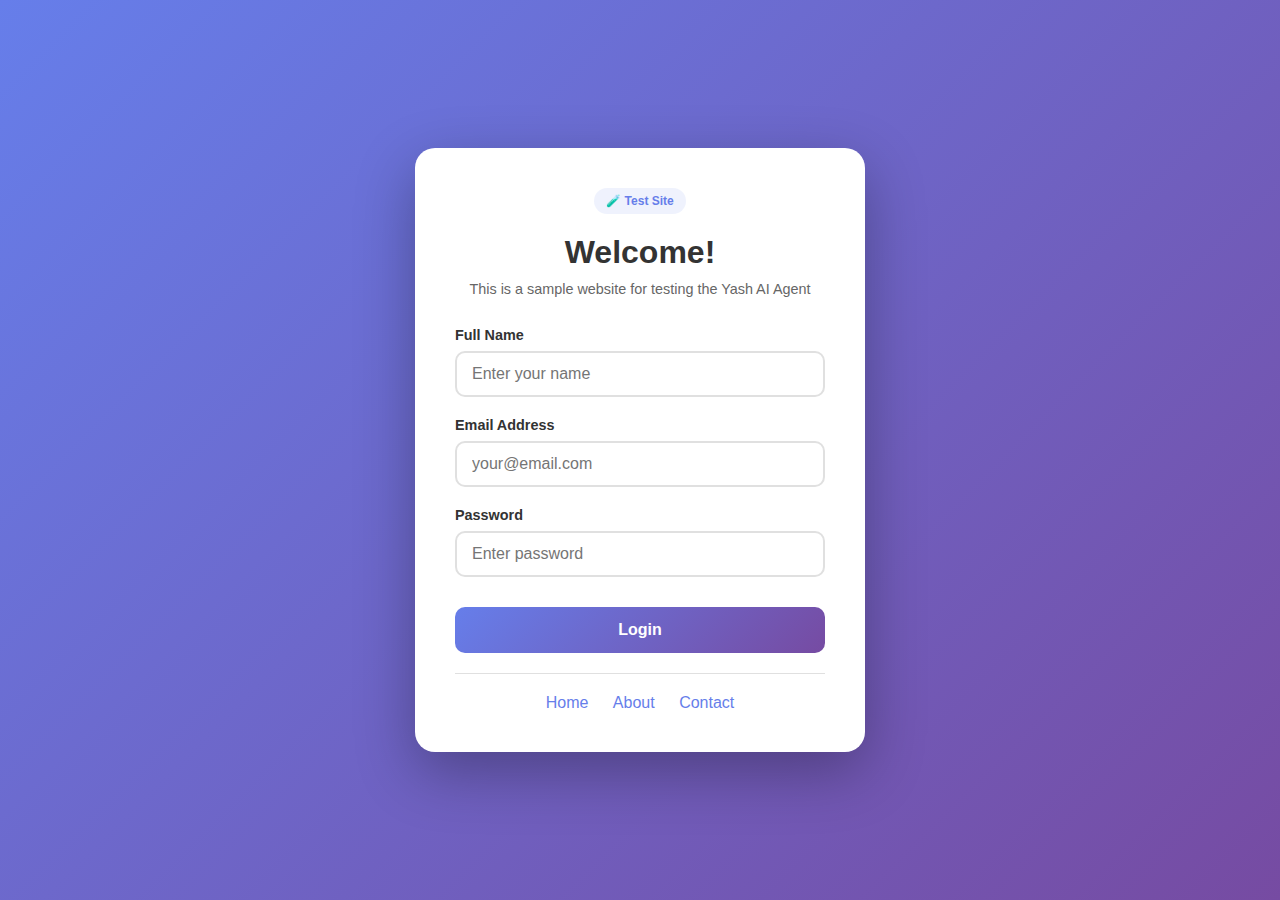
<file: templates/test_site.html>
<!DOCTYPE html>
<html lang="en">
<head>
    <meta charset="UTF-8">
    <meta name="viewport" content="width=device-width, initial-scale=1.0">
    <title>Sample Test Site - auto QA agent</title>
    <style>
        * {
            margin: 0;
            padding: 0;
            box-sizing: border-box;
        }
        
        body {
            font-family: 'Segoe UI', Tahoma, Geneva, Verdana, sans-serif;
            background: linear-gradient(135deg, #667eea 0%, #764ba2 100%);
            min-height: 100vh;
            display: flex;
            justify-content: center;
            align-items: center;
            padding: 20px;
        }
        
        .container {
            background: white;
            border-radius: 20px;
            box-shadow: 0 20px 60px rgba(0, 0, 0, 0.3);
            padding: 40px;
            max-width: 450px;
            width: 100%;
        }
        
        .header {
            text-align: center;
            margin-bottom: 30px;
        }
        
        .header h1 {
            color: #333;
            font-size: 2rem;
            margin-bottom: 10px;
        }
        
        .header p {
            color: #666;
            font-size: 0.9rem;
        }
        
        .form-group {
            margin-bottom: 20px;
        }
        
        label {
            display: block;
            color: #333;
            font-weight: 600;
            margin-bottom: 8px;
            font-size: 0.9rem;
        }
        
        input[type="text"],
        input[type="email"],
        input[type="password"] {
            width: 100%;
            padding: 12px 15px;
            border: 2px solid #e0e0e0;
            border-radius: 10px;
            font-size: 1rem;
            transition: all 0.3s;
        }
        
        input:focus {
            outline: none;
            border-color: #667eea;
            box-shadow: 0 0 0 4px rgba(102, 126, 234, 0.1);
        }
        
        button {
            width: 100%;
            padding: 14px;
            background: linear-gradient(135deg, #667eea, #764ba2);
            color: white;
            border: none;
            border-radius: 10px;
            font-size: 1rem;
            font-weight: 600;
            cursor: pointer;
            transition: transform 0.2s;
            margin-top: 10px;
        }
        
        button:hover {
            transform: translateY(-2px);
            box-shadow: 0 6px 20px rgba(102, 126, 234, 0.4);
        }
        
        button:active {
            transform: translateY(0);
        }
        
        .success-message {
            display: none;
            background: #10b981;
            color: white;
            padding: 15px;
            border-radius: 10px;
            text-align: center;
            margin-top: 20px;
            font-weight: 600;
        }
        
        .nav-links {
            text-align: center;
            margin-top: 20px;
            padding-top: 20px;
            border-top: 1px solid #e0e0e0;
        }
        
        .nav-links a {
            color: #667eea;
            text-decoration: none;
            margin: 0 10px;
            font-weight: 500;
        }
        
        .nav-links a:hover {
            text-decoration: underline;
        }
        
        .badge {
            display: inline-block;
            background: rgba(102, 126, 234, 0.1);
            color: #667eea;
            padding: 6px 12px;
            border-radius: 20px;
            font-size: 0.75rem;
            font-weight: 600;
            margin-bottom: 20px;
        }
    </style>
</head>
<body>
    <div class="container">
        <div class="header">
            <span class="badge">🧪 Test Site</span>
            <h1>Welcome!</h1>
            <p>This is a sample website for testing the Yash AI Agent</p>
        </div>
        
        <form id="test-form">
            <div class="form-group">
                <label for="name">Full Name</label>
                <input type="text" id="name" name="name" placeholder="Enter your name" required>
            </div>
            
            <div class="form-group">
                <label for="email">Email Address</label>
                <input type="email" id="email" name="email" placeholder="your@email.com" required>
            </div>
            
            <div class="form-group">
                <label for="password">Password</label>
                <input type="password" id="password" name="password" placeholder="Enter password" required>
            </div>
            
            <button type="submit" id="submit-btn">Login</button>
        </form>
        
        <div class="success-message" id="success-message">
            ✅ Login successful! Welcome back.
        </div>
        
        <div class="nav-links">
            <a href="#" id="home-link">Home</a>
            <a href="#" id="about-link">About</a>
            <a href="#" id="contact-link">Contact</a>
        </div>
    </div>
    
    <script>
        document.getElementById('test-form').addEventListener('submit', function(e) {
            e.preventDefault();
            
            const email = document.getElementById('email').value;
            const password = document.getElementById('password').value;
            
            // Simulate form submission
            setTimeout(() => {
                document.getElementById('test-form').style.display = 'none';
                document.getElementById('success-message').style.display = 'block';
            }, 500);
        });
        
        // Handle navigation clicks
        document.getElementById('about-link').addEventListener('click', function(e) {
            e.preventDefault();
            alert('About Us\n\nThis is a demo website created for testing the Yash AI Agent automated testing system.');
        });
        
        document.getElementById('home-link').addEventListener('click', function(e) {
            e.preventDefault();
            location.reload();
        });
        
        document.getElementById('contact-link').addEventListener('click', function(e) {
            e.preventDefault();
            alert('Contact Us\n\nEmail: test@example.com\nPhone: (123) 456-7890');
        });
    </script>
</body>
</html>
</file>
